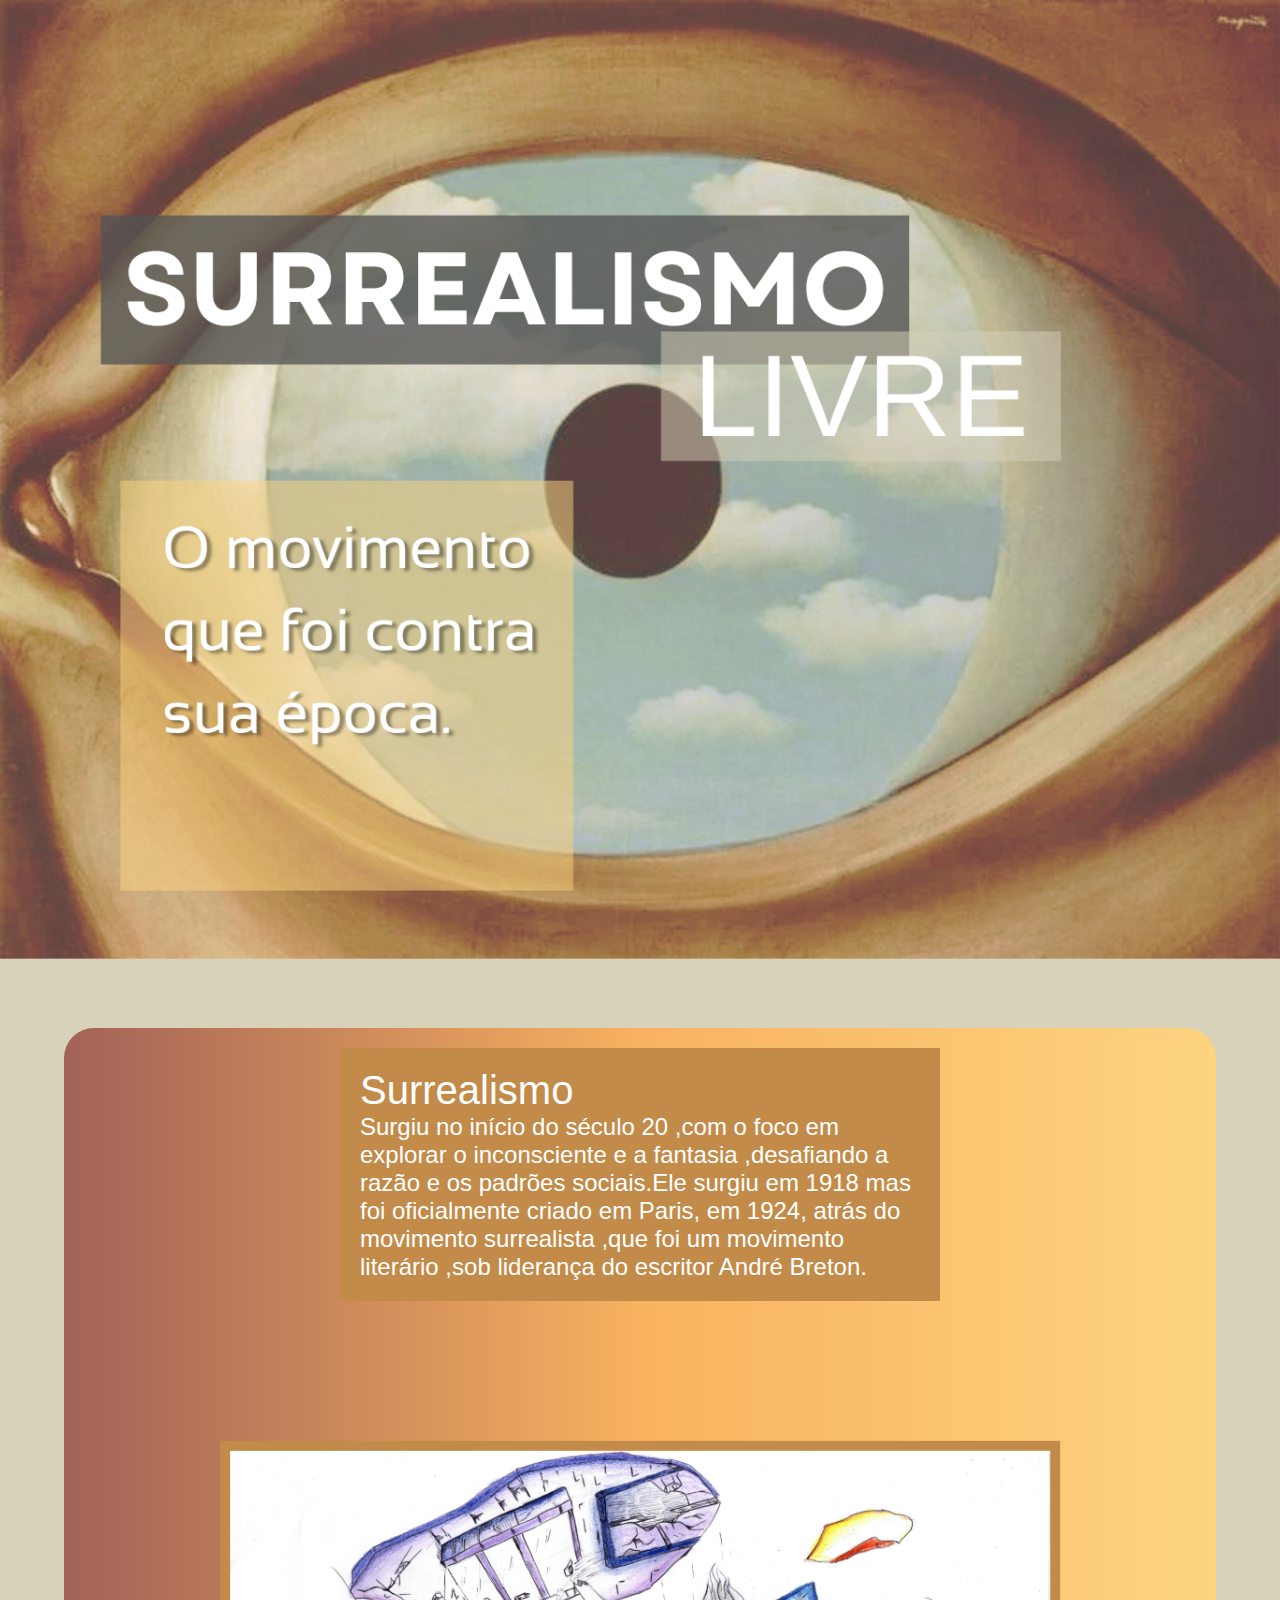
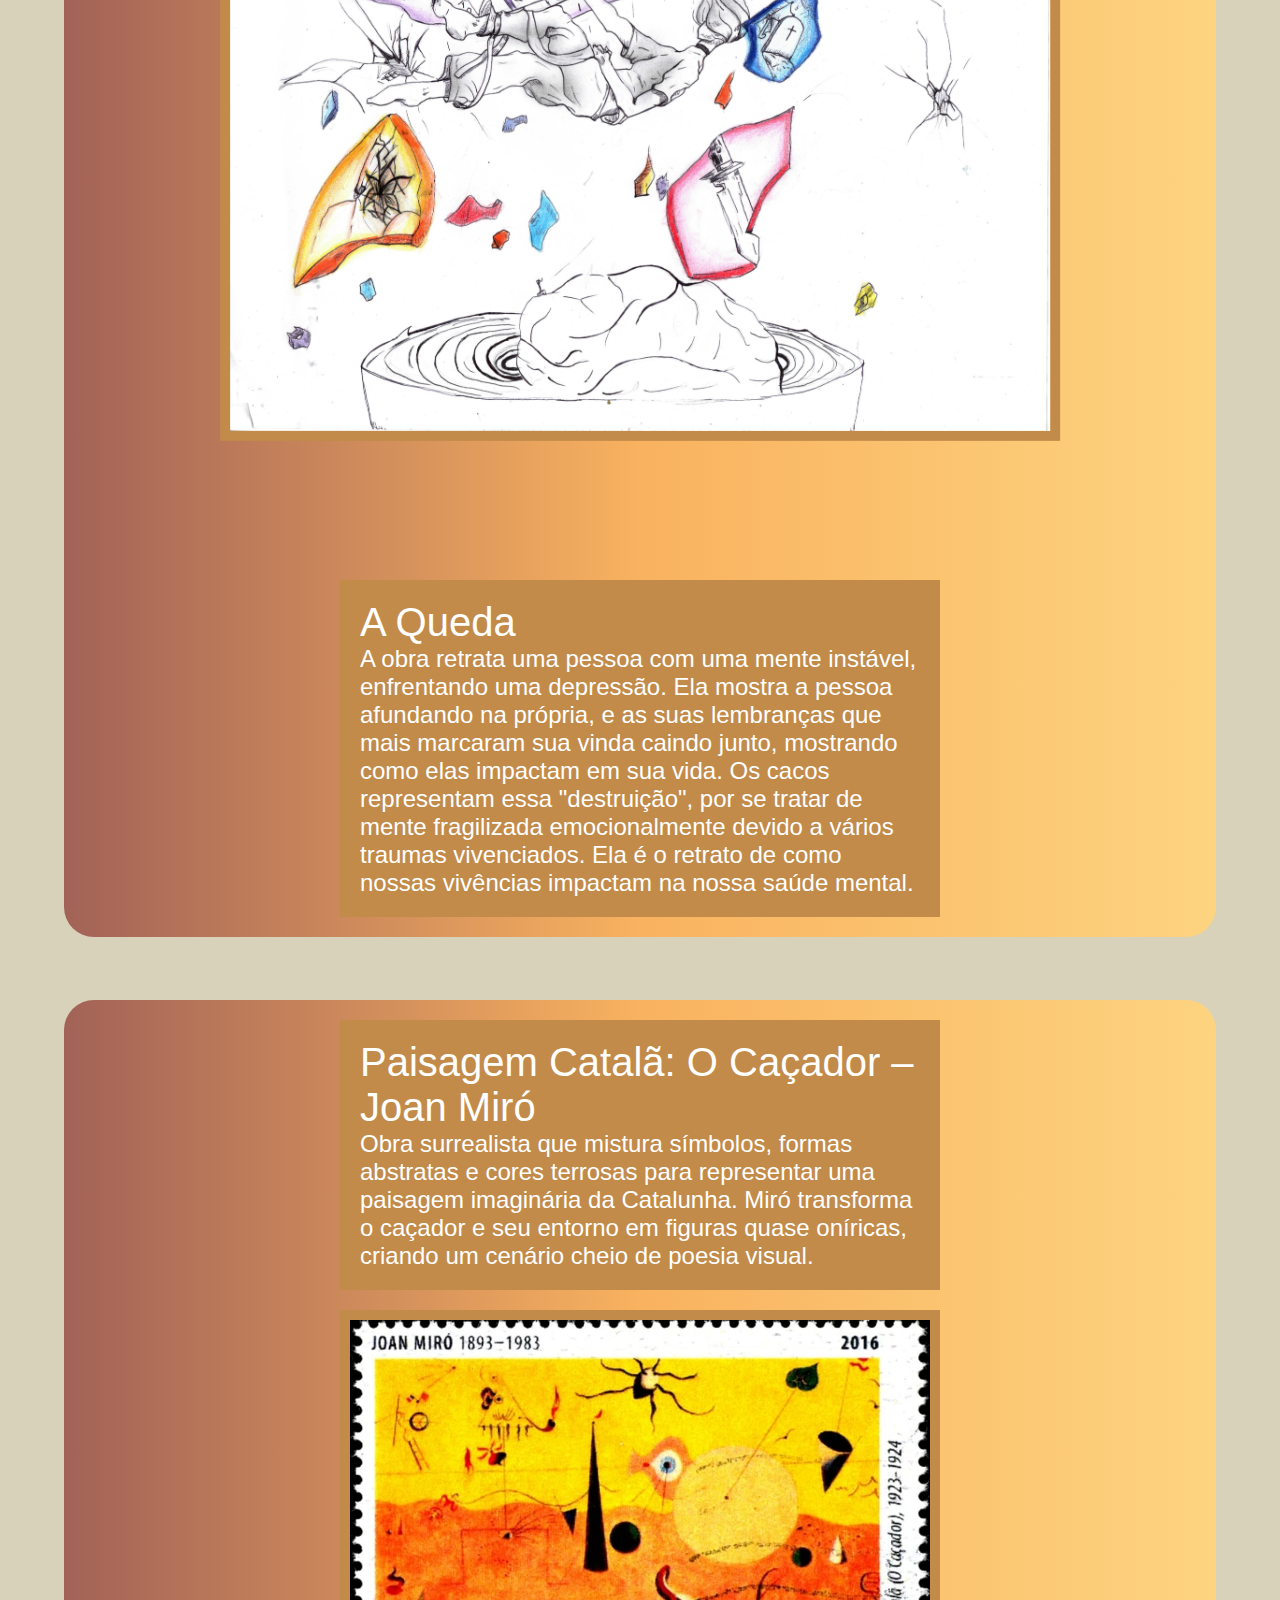
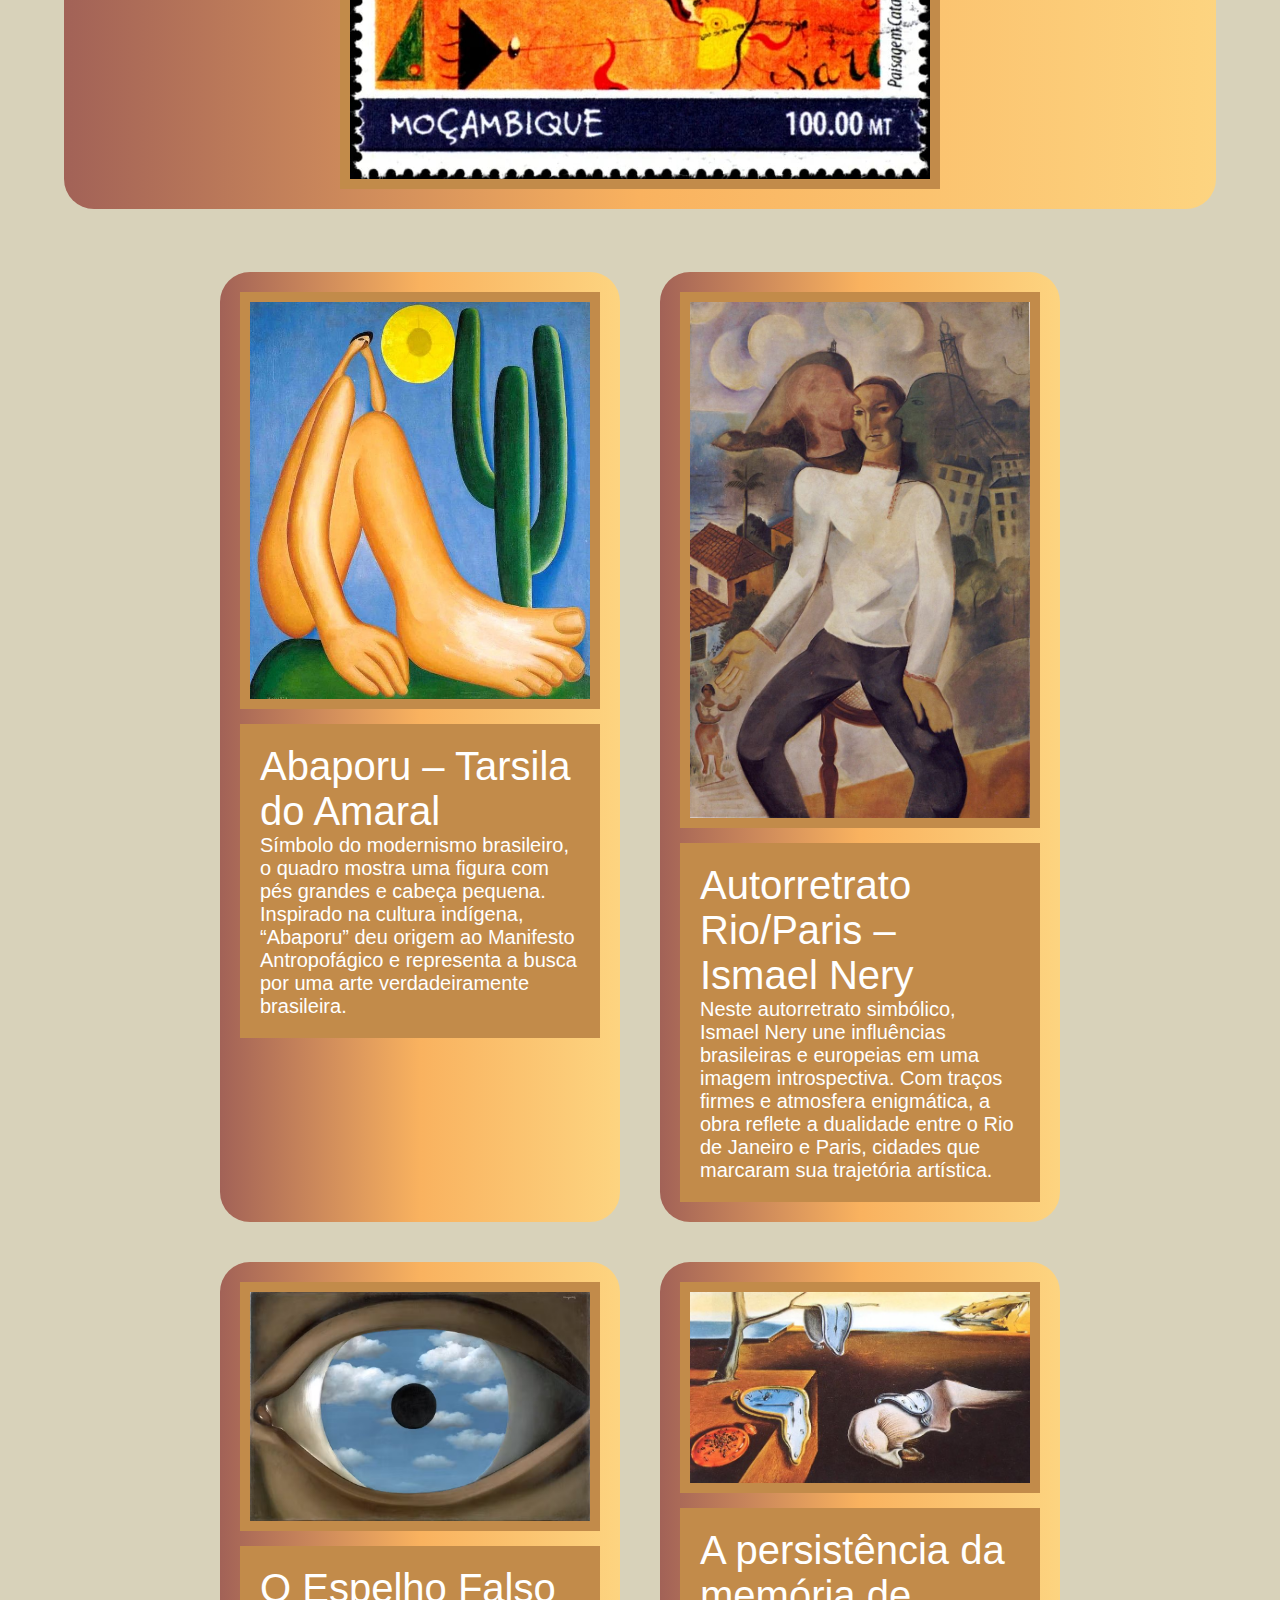
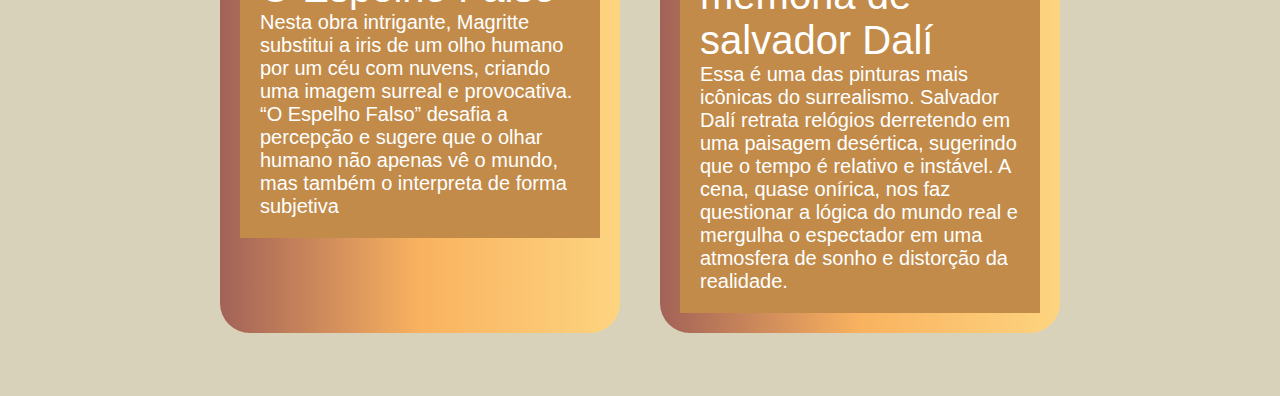
<file: index.html>
<!DOCTYPE html>
<html lang="en">
<head>
    <meta charset="UTF-8">
    <meta name="viewport" content="width=device-width, initial-scale=1.0">
    <link rel="stylesheet" href="style.css">
    <title>Surrealismo</title>
</head>
<body>

  <header >
    <div> <img class ="fundo" src="imagens\Design sem nome.png" alt=""></div>
  </header>

  <main>
    <div class="l1">
        <p class="p1"> <span>Surrealismo</span> <br> Surgiu no início do século 20 ,com o foco em explorar o inconsciente e a fantasia ,desafiando a razão e os padrões sociais.Ele surgiu em 1918 mas foi oficialmente criado em  Paris, em 1924, atrás do movimento surrealista ,que foi um movimento literário ,sob liderança do escritor André Breton.

        </p>
        <img class="principal" src="imagens\img20250610_20375248.jpg" alt="">
        <p class="p2"> <span>A Queda</span> <br>A obra retrata uma pessoa com uma mente instável, enfrentando uma depressão. Ela mostra a pessoa afundando na própria, e as suas lembranças que mais marcaram sua vinda caindo junto, mostrando como elas impactam em sua vida. Os cacos representam essa "destruição", por se tratar de mente fragilizada emocionalmente devido a vários  traumas vivenciados. Ela é o retrato de como nossas  vivências impactam na nossa saúde mental.
        </p>
    </div>

    <div class="l2">
      <p class="p3"> <span>Paisagem Catalã: O Caçador – Joan Miró</span> <br>
Obra surrealista que mistura símbolos, formas abstratas e cores terrosas para representar uma paisagem imaginária da Catalunha. Miró transforma o caçador e seu entorno em figuras quase oníricas, criando um cenário cheio de poesia visual.
      </p>
      <img src="imagens\paisagem.jpg" alt="">
    </div>

<section class="section">
  <div class="row">
    <div class="div1">
      <img src="imagens\abapuru.jpg" alt="">
      <p class="p4"><span>Abaporu – Tarsila do Amaral</span><br>
Símbolo do modernismo brasileiro, o quadro mostra uma figura com pés grandes e cabeça pequena. Inspirado na cultura indígena, “Abaporu” deu origem ao Manifesto Antropofágico e representa a busca por uma arte verdadeiramente brasileira.
</p>
    </div>
    <div class="div2">
      <img src="imagens\homem.jpg" alt="">
      <p class="p5"><span>Autorretrato Rio/Paris – Ismael Nery</span><br>
Neste autorretrato simbólico, Ismael Nery une influências brasileiras e europeias em uma imagem introspectiva. Com traços firmes e atmosfera enigmática, a obra reflete a dualidade entre o Rio de Janeiro e Paris, cidades que marcaram sua trajetória artística.</p>
    </div>
  </div>

  <div class="row">
    <div class="div3">
      <img src="imagens\image.png" alt="">
      <p class="p6"><span>O Espelho Falso</span><br>Nesta obra intrigante, Magritte substitui a iris de um olho humano por um céu com nuvens, criando uma imagem surreal e provocativa. “O Espelho Falso” desafia a percepção e sugere que o olhar humano não apenas vê o mundo, mas também o interpreta de forma subjetiva</p>
    </div>
    <div class="div4">
      <img src="imagens\relogio.jpg" alt="">
      <p class="p7"><span>A persistência da memória de salvador Dalí</span><br>
         Essa é uma das pinturas mais icônicas do surrealismo. Salvador Dalí retrata relógios derretendo em uma paisagem desértica, sugerindo que o tempo é relativo e instável. A cena, quase onírica, nos faz questionar a lógica do mundo real e mergulha o espectador em uma atmosfera de sonho e distorção da realidade.</p>
    </div>
  </div>
</section>
  </main>
</body>
</html>
</file>
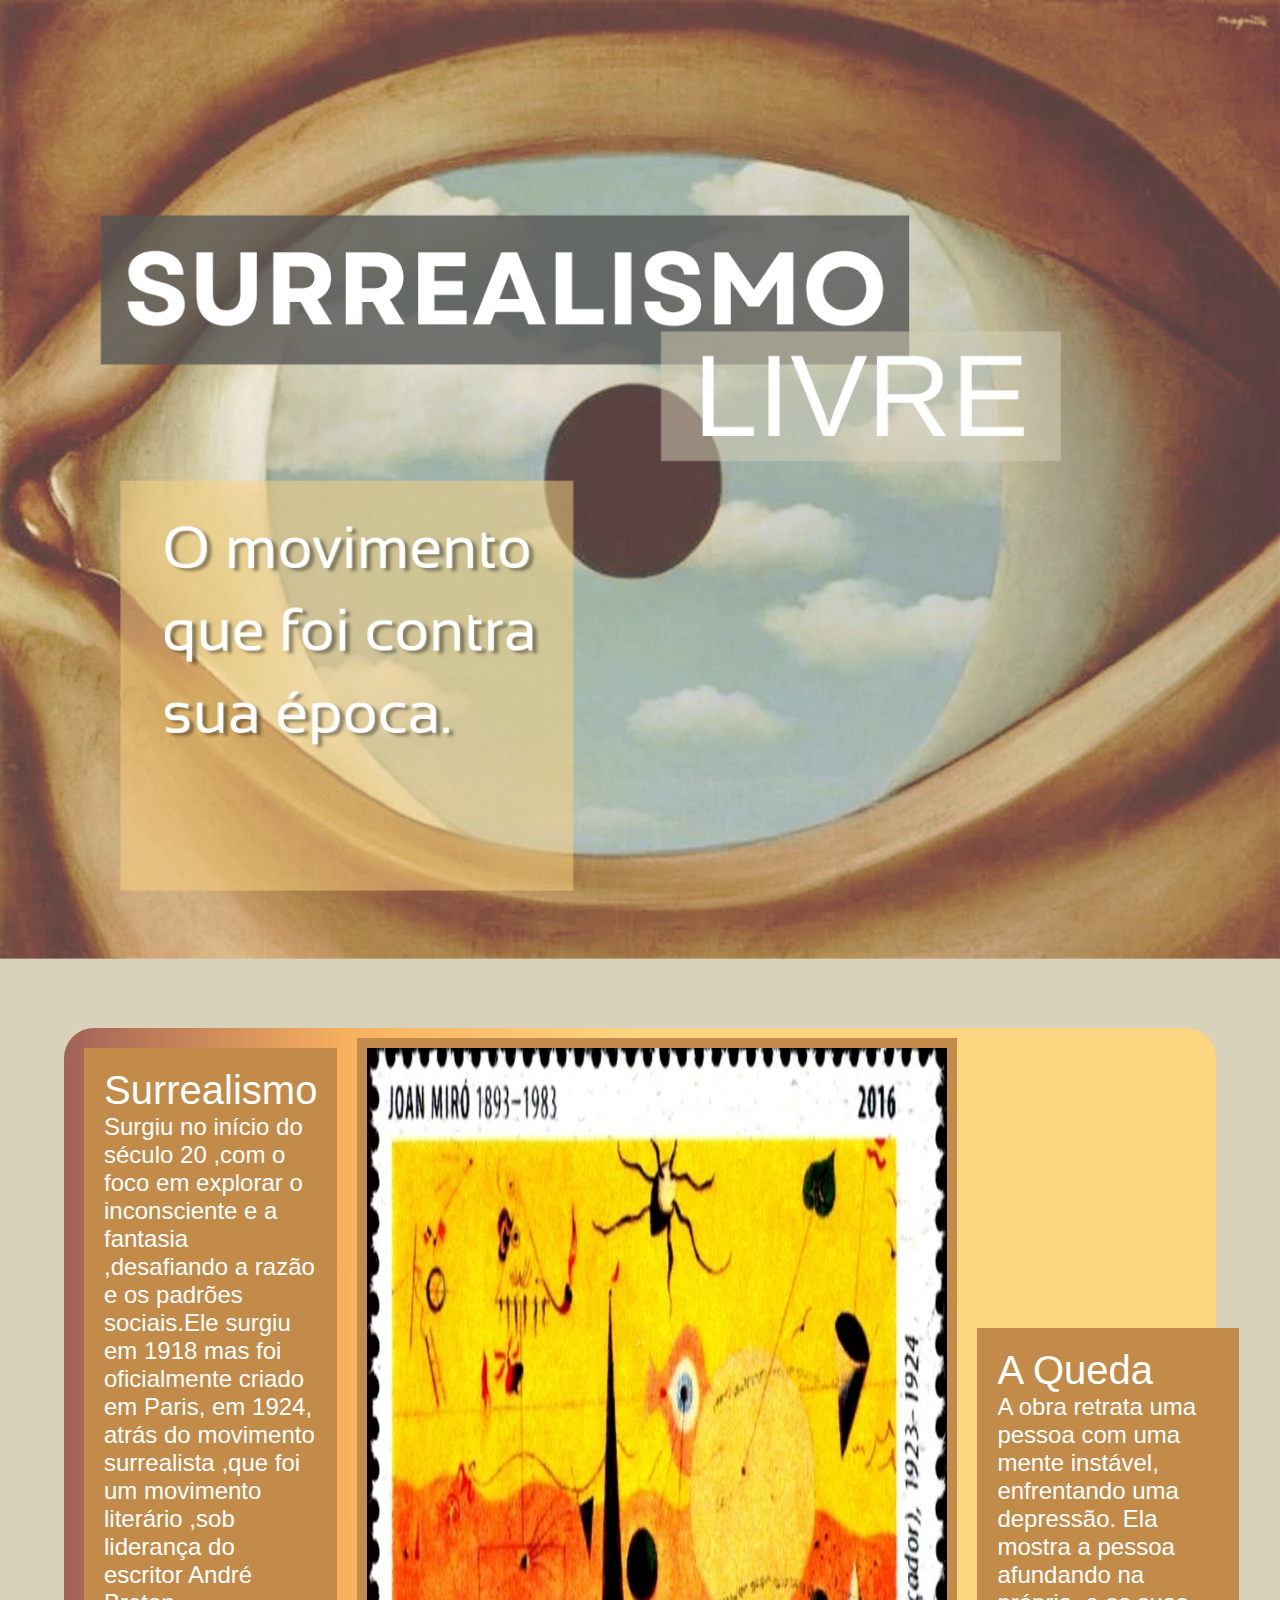
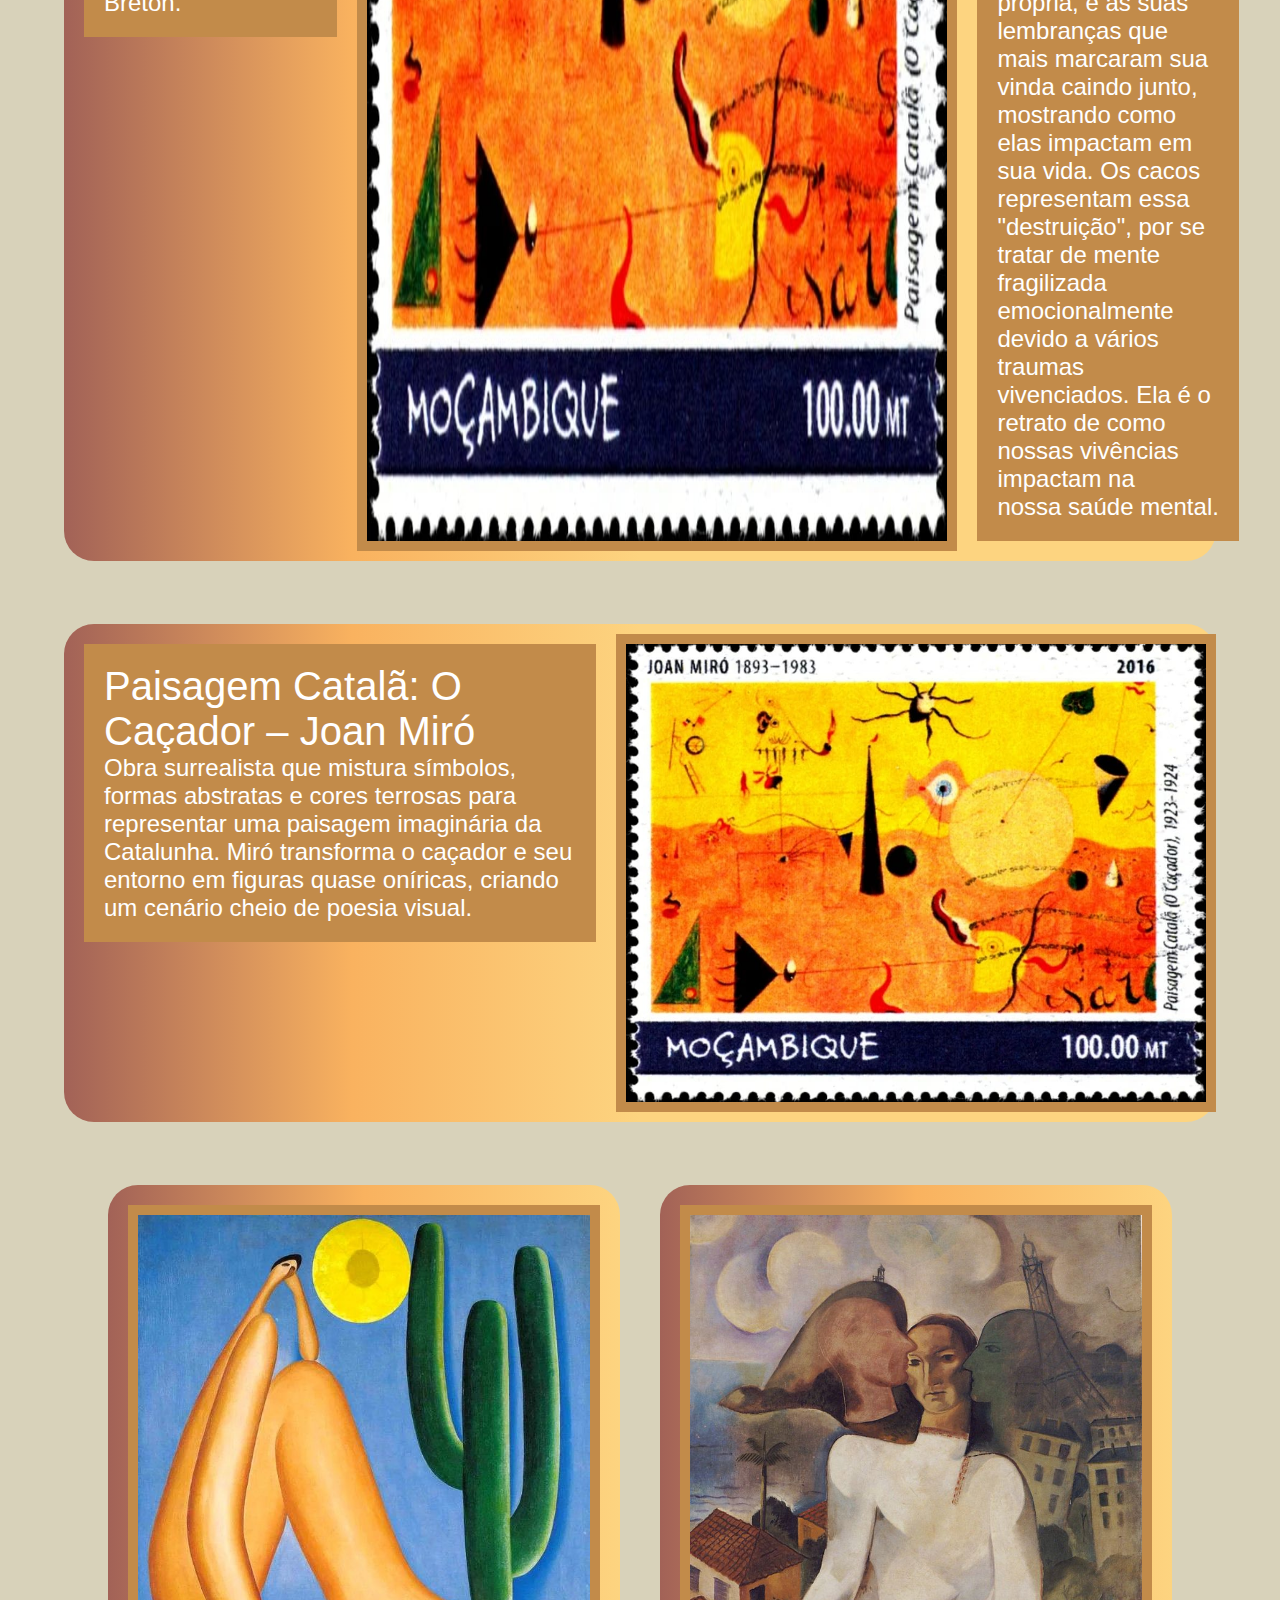
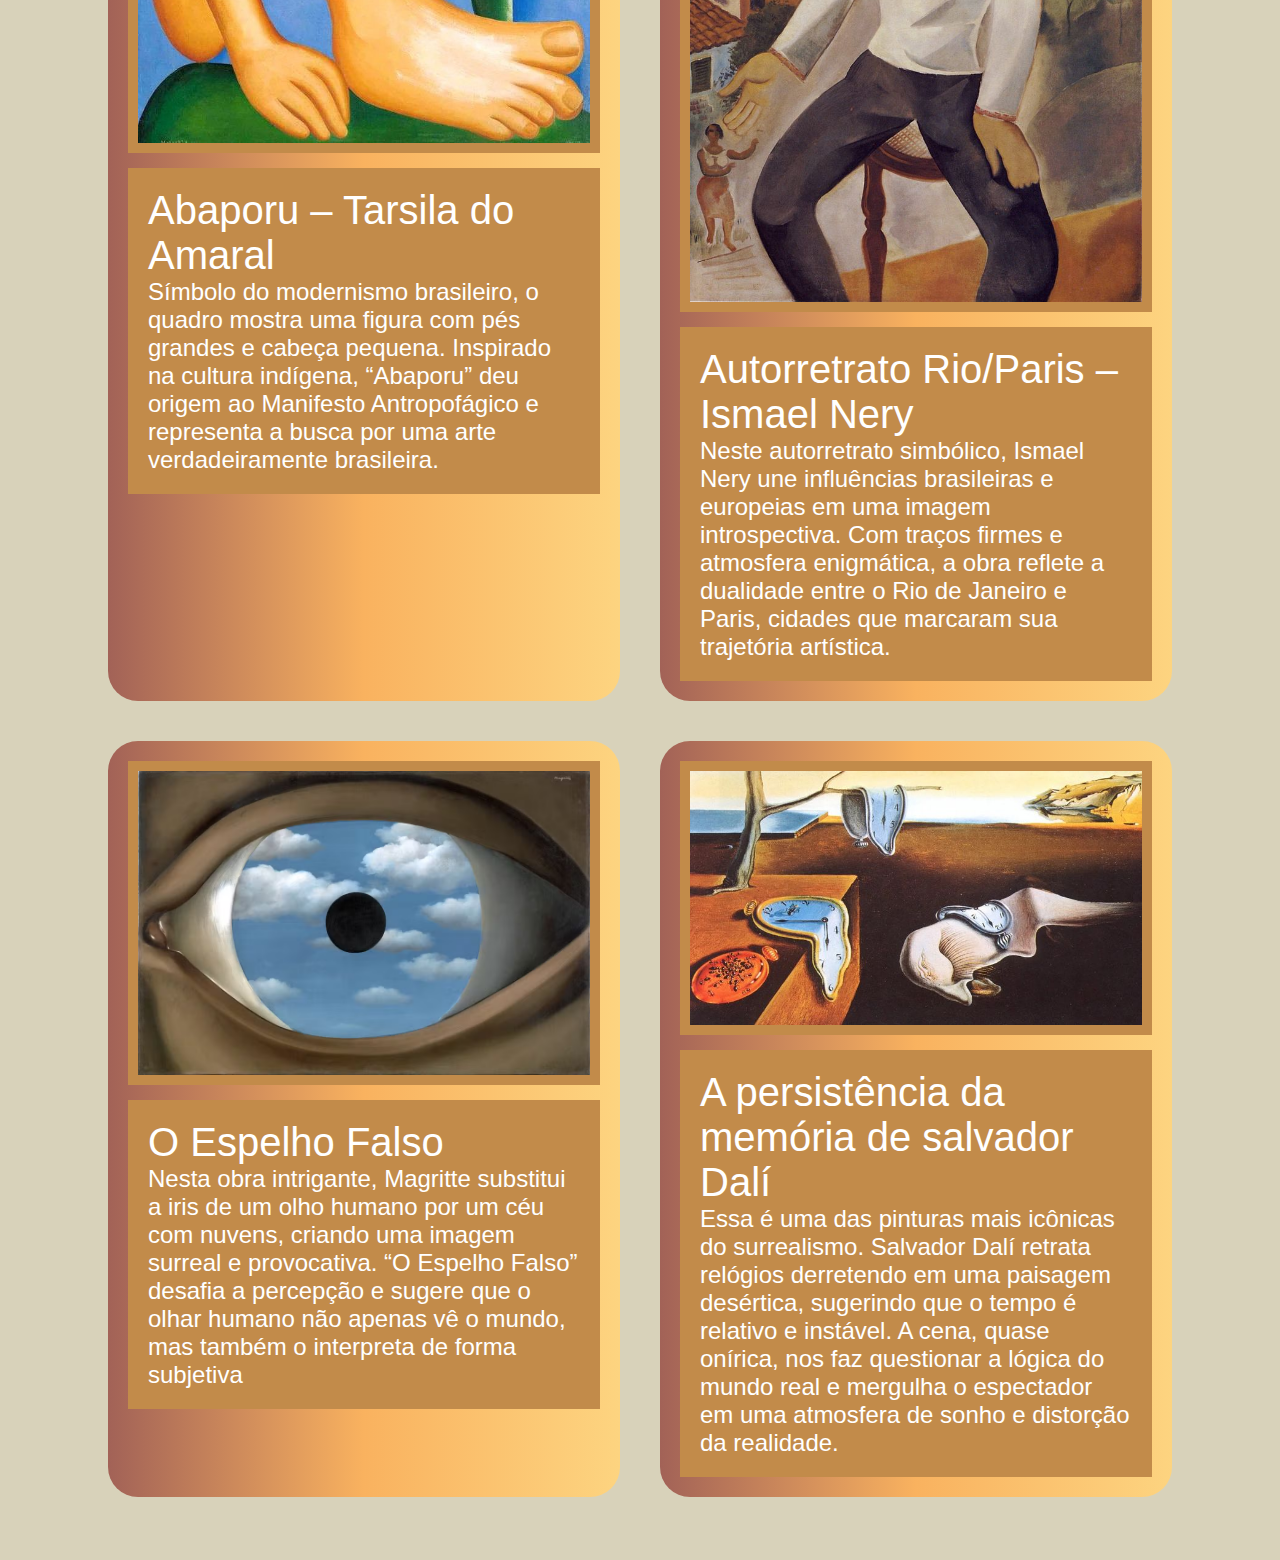
<file: trabalho de português/index.html>
<!DOCTYPE html>
<html lang="en">
<head>
    <meta charset="UTF-8">
    <meta name="viewport" content="width=device-width, initial-scale=1.0">
    <link rel="stylesheet" href="style.css">
    <title>Surrealismo</title>
</head>
<body>

  <header >
    <div> <img class ="fundo" src="imagens\Design sem nome.png" alt=""></div>
  </header>

  <main>
    <div class="l1">
        <p class="p1"> <span>Surrealismo</span> <br> Surgiu no início do século 20 ,com o foco em explorar o inconsciente e a fantasia ,desafiando a razão e os padrões sociais.Ele surgiu em 1918 mas foi oficialmente criado em  Paris, em 1924, atrás do movimento surrealista ,que foi um movimento literário ,sob liderança do escritor André Breton.

        </p>
        <img src="imagens\paisagem.jpg" alt="">
        <p class="p2"> <span>A Queda</span> <br>A obra retrata uma pessoa com uma mente instável, enfrentando uma depressão. Ela mostra a pessoa afundando na própria, e as suas lembranças que mais marcaram sua vinda caindo junto, mostrando como elas impactam em sua vida. Os cacos representam essa "destruição", por se tratar de mente fragilizada emocionalmente devido a vários  traumas vivenciados. Ela é o retrato de como nossas  vivências impactam na nossa saúde mental.
        </p>
    </div>

    <div class="l2">
      <p class="p3"> <span>Paisagem Catalã: O Caçador – Joan Miró</span> <br>
Obra surrealista que mistura símbolos, formas abstratas e cores terrosas para representar uma paisagem imaginária da Catalunha. Miró transforma o caçador e seu entorno em figuras quase oníricas, criando um cenário cheio de poesia visual.
      </p>
      <img src="imagens\paisagem.jpg" alt="">
    </div>

<section class="section">
  <div class="row">
    <div class="div1">
      <img src="imagens\abapuru.jpg" alt="">
      <p class="p4"><span>Abaporu – Tarsila do Amaral</span><br>
Símbolo do modernismo brasileiro, o quadro mostra uma figura com pés grandes e cabeça pequena. Inspirado na cultura indígena, “Abaporu” deu origem ao Manifesto Antropofágico e representa a busca por uma arte verdadeiramente brasileira.
</p>
    </div>
    <div class="div2">
      <img src="imagens\homem.jpg" alt="">
      <p class="p5"><span>Autorretrato Rio/Paris – Ismael Nery</span><br>
Neste autorretrato simbólico, Ismael Nery une influências brasileiras e europeias em uma imagem introspectiva. Com traços firmes e atmosfera enigmática, a obra reflete a dualidade entre o Rio de Janeiro e Paris, cidades que marcaram sua trajetória artística.</p>
    </div>
  </div>

  <div class="row">
    <div class="div3">
      <img src="imagens\image.png" alt="">
      <p class="p6"><span>O Espelho Falso</span><br>Nesta obra intrigante, Magritte substitui a iris de um olho humano por um céu com nuvens, criando uma imagem surreal e provocativa. “O Espelho Falso” desafia a percepção e sugere que o olhar humano não apenas vê o mundo, mas também o interpreta de forma subjetiva</p>
    </div>
    <div class="div4">
      <img src="imagens\relogio.jpg" alt="">
      <p class="p7"><span>A persistência da memória de salvador Dalí</span><br>
         Essa é uma das pinturas mais icônicas do surrealismo. Salvador Dalí retrata relógios derretendo em uma paisagem desértica, sugerindo que o tempo é relativo e instável. A cena, quase onírica, nos faz questionar a lógica do mundo real e mergulha o espectador em uma atmosfera de sonho e distorção da realidade.</p>
    </div>
  </div>
</section>
  </main>
</body>
</html>
</file>
<file: style.css>
html {
  overflow-x: hidden;
}

* {
  margin: 0;
  padding: 0;
  box-sizing: border-box;
}

body {
  background-color: #d8d2ba;
  font-size: 24px;
  font-family: sans-serif;
  color: white;
}

/* HEADER */
header {
  background-size: cover;
}

/* FUNDO */
.fundo {
  width: 100%;
  height: auto;
}

/* SEÇÕES COM IMAGEM E TEXTO (l1, l2, l4) */
.l1, .l2, .l4 {
  display: flex;
  flex-wrap: wrap;
  align-items: center;
  justify-content: center;
  width: 90%;
  margin: 7vh auto 0;
  border-radius: 30px;
  background: linear-gradient(to right, #a26257, #f9b25f, #fdd480);
  padding: 20px;
  gap: 20px;
}

.l1 img,
.l2 img {
  width: 100%;
  max-width: 600px;
  height: auto;
  display: block;
  border: solid 10px #c28b4a;
}

/* PARÁGRAFOS */
.l1 p,
.l2 p {
  background-color: #c28b4a;
  border: solid 10px #c28b4a;
  color: white;
  font-size: 24px;
  padding: 10px;
  max-width: 600px;
  width: 100%;
}

/* SEÇÃO DE BLOCOS */
.section {
  display: flex;
  flex-direction: column;
  gap: 40px;
  justify-content: center;
  align-items: center;
  margin: 7vh auto;
  width: 90%;
}

.section .row {
  display: flex;
  flex-wrap: wrap;
  gap: 40px;
  justify-content: center;
}

/* CAIXAS INDIVIDUAIS */
.section .div1,
.section .div2,
.section .div3,
.section .div4 {
  flex: 1 1 300px;
  max-width: 400px;
  border-radius: 30px;
  background: linear-gradient(to right, #a26257, #f9b25f, #fdd480);
  padding: 20px;
}

/* IMAGENS DENTRO DAS CAIXAS */
.section .div1 img,
.section .div2 img,
.section .div3 img,
.section .div4 img {
  width: 100%;
  height: auto;
  display: block;
  margin-bottom: 15px;
  border: solid 10px #c28b4a;
}

/* TEXTOS DENTRO DAS CAIXAS */
.section .div1 p,
.section .div2 p,
.section .div3 p,
.section .div4 p {
  background-color: #c28b4a;
  border: solid 10px #c28b4a;
  padding: 10px;
  color: white;
  font-size: 20px;
  margin: 0;
}

.principal {
  width: 100%;
  max-width: 600px;
  height: auto;
  display: block;
  margin: 0 auto;
    transform: rotate(-90deg);
}

/* Telas até 1024px */

/* Telas até 768px */

/* Telas bem pequenas (ex: celular em modo retrato) */
@media (max-width: 480px) {
  .principal {
    max-width: 300px;
  }
}

/* TEXTO EM DESTAQUE */
span {
  color: white;
  font-size: 40px;
}

/* RESPONSIVIDADE */
@media (max-width: 1024px) {


  .principal {
    max-width: 500px;
  }

  body {
    font-size: 20px;
  }

  .section .row {
    flex-direction: row;
    gap: 20px;
  }

  .section .div1,
  .section .div2,
  .section .div3,
  .section .div4 {
    max-width: 45%;
  }
}

@media (max-width: 768px) {
    .principal {
        max-width: 400px;
  }

  body {
    font-size: 18px;
  }

  .l1, .l2, .l4 {
    flex-direction: column;
  }

  .l1 p,
  .l2 p {
    max-width: 100%;
  }

  .section .row {
    flex-direction: column;
    align-items: center;
  }

  .section .div1,
  .section .div2,
  .section .div3,
  .section .div4 {
    max-width: 100%;
  }
}
</file>
<file: trabalho de português/style.css>
html {
  overflow-x: hidden;
}

* {
  margin: 0;
  padding: 0;
  box-sizing: border-box;
}

body {
  background-color: #d8d2ba;
  font-size: 24px;
  font-family: sans-serif;
  color: white;
}

header {
  background-size: cover;
}

.fundo {
  width: 100vw;
  height: auto;
}

.l1, .l2, .l4 {
  display: flex;
  width: 90vw;
  margin-left: 5vw;
  margin-top: 7vh;
  border-radius: 30px;
  background: linear-gradient(to right, #a26257, #f9b25f, #fdd480, #fdd480, #fdd480);
}

.l1 img,
.l2 img {
  width: 100%;
  max-width: 600px;
  height: auto;
  display: block;
  margin: 10px auto;
  border: solid 10px #c28b4a;
}

p {
  height: min-content;
  margin: 20px;
  padding: 10px;
  background-color: #c28b4a;
  border: solid 10px #c28b4a;
}

.l1 p {
  max-width: 30%;
}

.l2 p {
  max-width: 60%;
}

.l1 .p1 {
  margin: 20px;
}

.l1 .p2 {
  margin: 300px 20px 20px 20px;
}

span {
  color: white;
  font-size: 40px;
}


p {
  height: min-content;
  border: solid 10px #c28b4a;
  background-color: #c28b4a;
  margin: 20px 20px 20px 20px;
}

.l1 p {
  max-width: 30%;
  background-color: #c28b4a;
}

.l2 p {
    max-width: 60%;
    background-color: #c28b4a;
    
}

.l1 .p1 {
  margin: 20px;
}

.l1 .p2 {
  margin: 300px 20px 20px 20px;
}



span {
  color: white;
  font-size: 40px;
}
.section {
  display: flex;
  flex-direction: column;
  gap: 40px;
  justify-content: center;
  align-items: center;
  margin: 7vh auto;
  width: 90vw;
}

.section .row {
  display: flex;
  gap: 40px;
  justify-content: center;
  flex-wrap: wrap;
}

.section .div1,
.section .div2,
.section .div3,
.section .div4 {
  width: 40vw;
  border-radius: 30px;
  background: linear-gradient(to right, #a26257, #f9b25f, #fdd480);
  padding: 20px;
  box-sizing: border-box;
}

.section .div1 img,
.section .div2 img,
.section .div3 img,
.section .div4 img {
  width: 100%;
  height: auto;
  display: block;
  margin-bottom: 15px;
  border: solid 10px #c28b4a;
}

.section .div1 p,
.section .div2 p,
.section .div3 p,
.section .div4 p {
  background-color: #c28b4a;
  border: solid 10px #c28b4a;
  padding: 10px;
  color: white;
  font-size: 24px;
  margin: 0;
}
</file>
